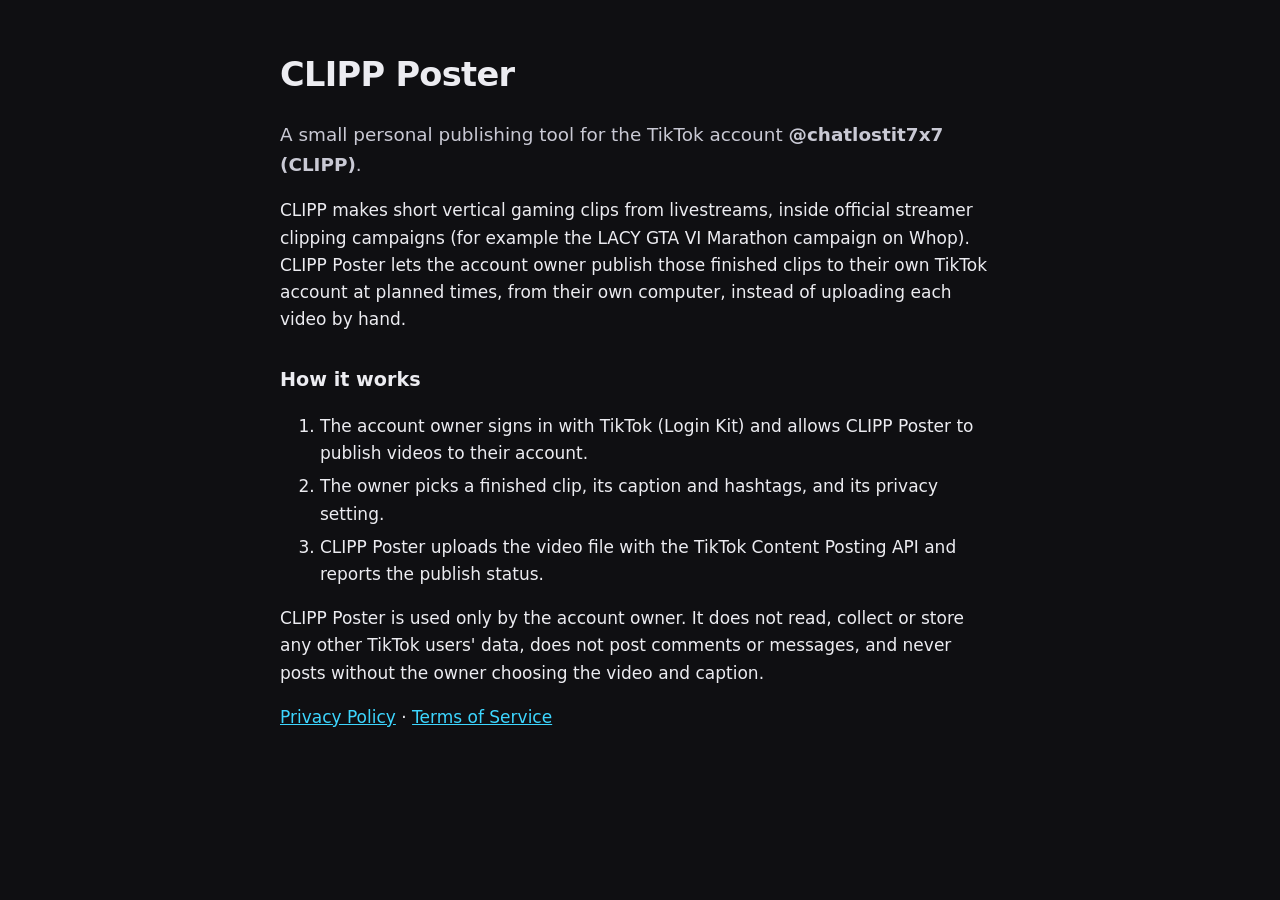
<file: index.html>
<!doctype html>
<html lang="en">
<head>
<meta charset="utf-8">
<meta name="viewport" content="width=device-width, initial-scale=1">
<title>CLIPP Poster</title>
<link rel="stylesheet" href="style.css">
</head>
<body>
<main>
  <h1>CLIPP Poster</h1>
  <p class="lead">A small personal publishing tool for the TikTok account <strong>@chatlostit7x7 (CLIPP)</strong>.</p>
  <p>CLIPP makes short vertical gaming clips from livestreams, inside official streamer clipping campaigns
     (for example the LACY GTA VI Marathon campaign on Whop). CLIPP Poster lets the account owner publish those
     finished clips to their own TikTok account at planned times, from their own computer, instead of uploading
     each video by hand.</p>
  <h2>How it works</h2>
  <ol>
    <li>The account owner signs in with TikTok (Login Kit) and allows CLIPP Poster to publish videos to their account.</li>
    <li>The owner picks a finished clip, its caption and hashtags, and its privacy setting.</li>
    <li>CLIPP Poster uploads the video file with the TikTok Content Posting API and reports the publish status.</li>
  </ol>
  <p>CLIPP Poster is used only by the account owner. It does not read, collect or store any other TikTok users' data,
     does not post comments or messages, and never posts without the owner choosing the video and caption.</p>
  <p><a href="privacy.html">Privacy Policy</a> · <a href="terms.html">Terms of Service</a></p>
</main>
</body>
</html>
</file>
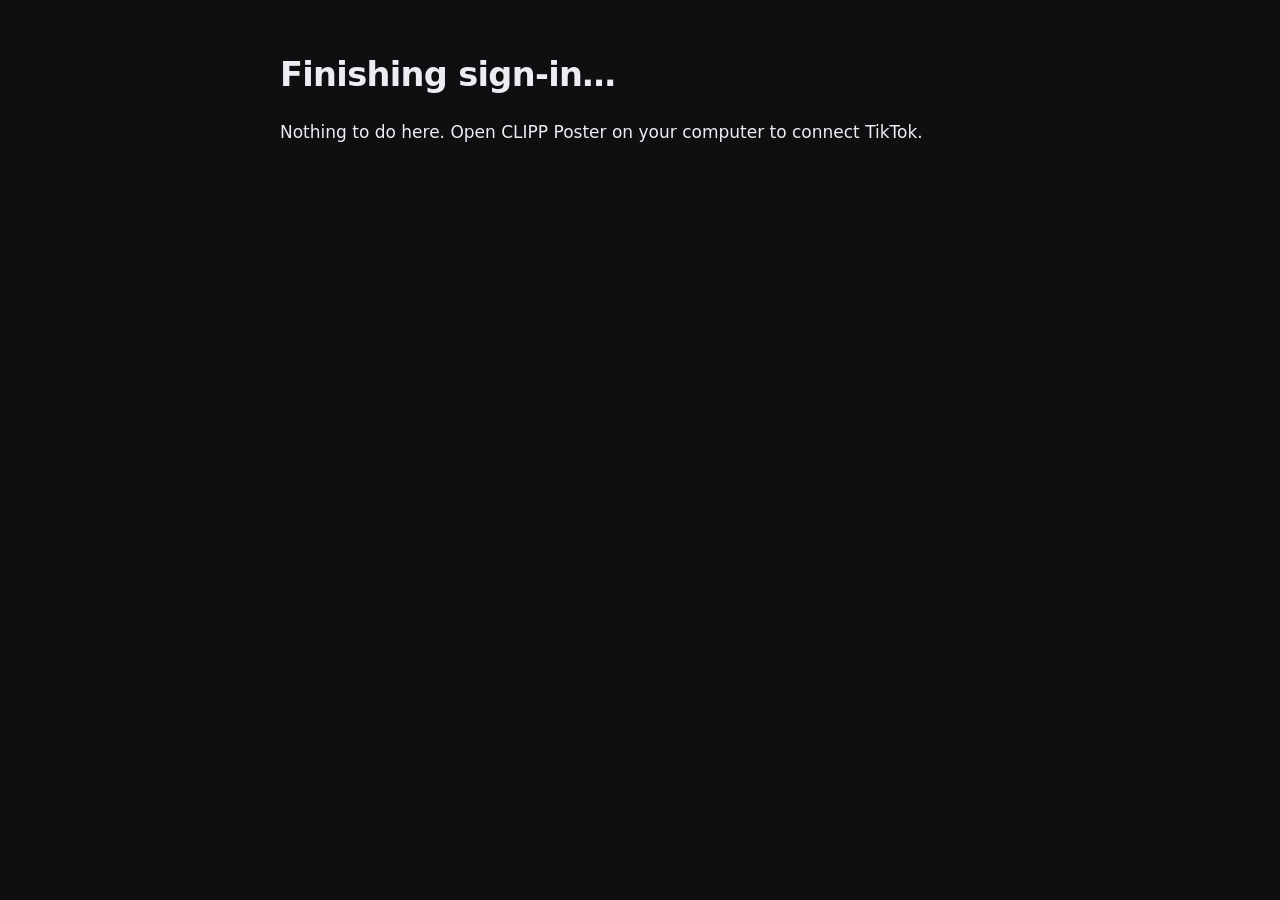
<file: callback.html>
<!doctype html>
<html lang="en">
<head>
<meta charset="utf-8">
<meta name="viewport" content="width=device-width, initial-scale=1">
<title>Connecting… · CLIPP Poster</title>
<link rel="stylesheet" href="style.css">
</head>
<body>
<main>
  <h1>Finishing sign-in…</h1>
  <p id="msg">Handing the TikTok sign-in back to CLIPP Poster on this computer.</p>
</main>
<script>
  // TikTok redirects here (https). CLIPP Poster listens on this same computer; pass the sign-in result straight to it.
  var q = window.location.search;
  if (q.indexOf('code=') >= 0 || q.indexOf('error=') >= 0) {
    window.location.replace('http://localhost:8765/callback' + q);
  } else {
    document.getElementById('msg').textContent = 'Nothing to do here. Open CLIPP Poster on your computer to connect TikTok.';
  }
</script>
</body>
</html>
</file>
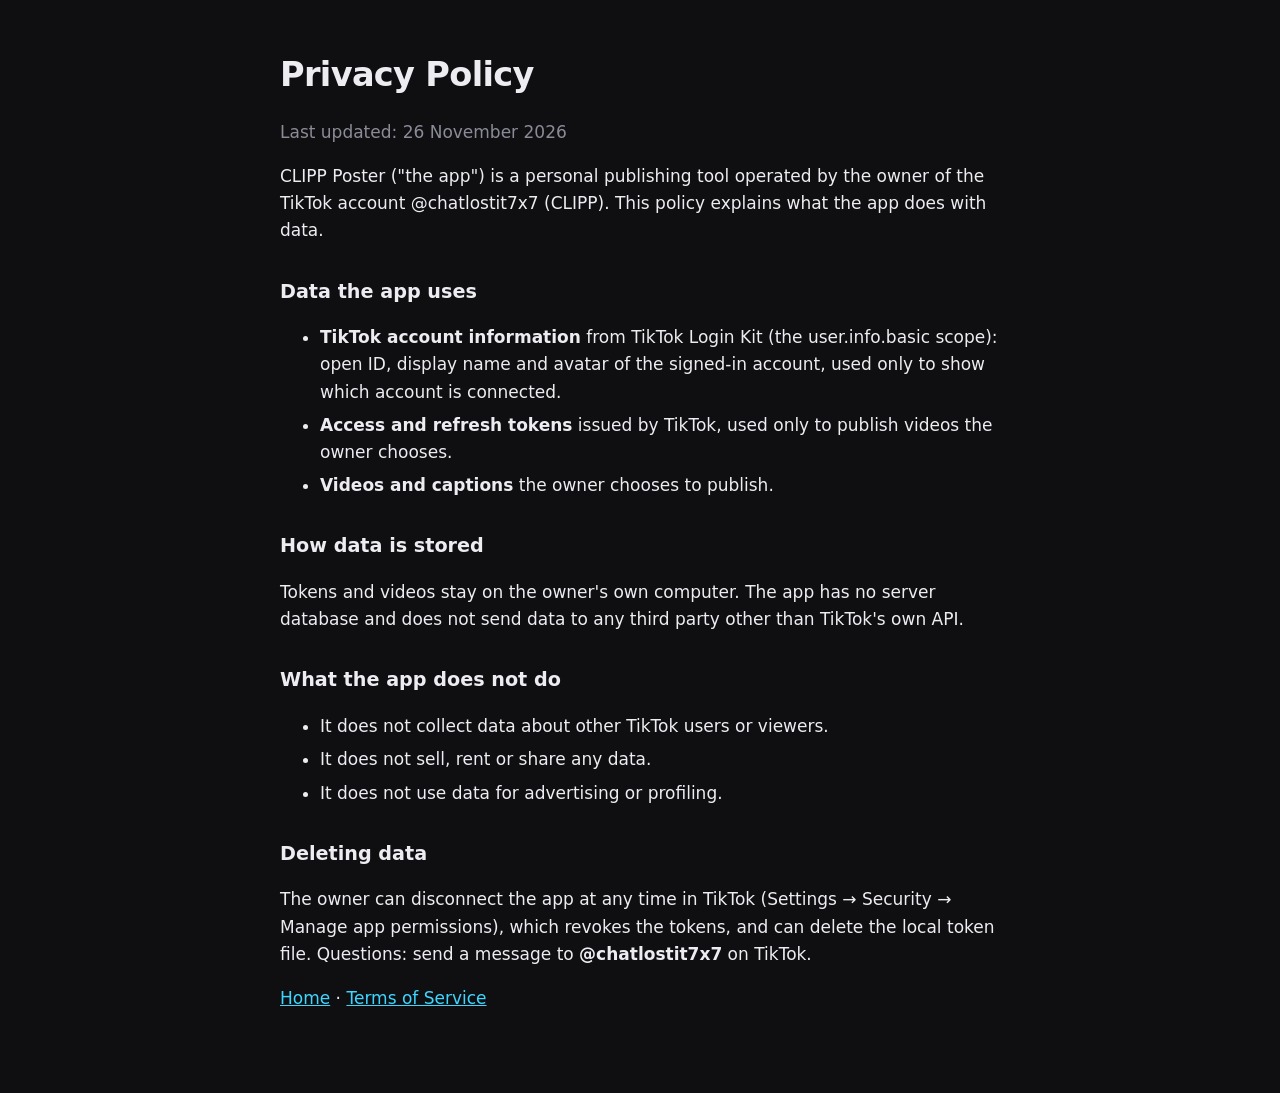
<file: privacy.html>
<!doctype html>
<html lang="en">
<head>
<meta charset="utf-8">
<meta name="viewport" content="width=device-width, initial-scale=1">
<title>Privacy Policy · CLIPP Poster</title>
<link rel="stylesheet" href="style.css">
</head>
<body>
<main>
  <h1>Privacy Policy</h1>
  <p class="muted">Last updated: 26 November 2026</p>
  <p>CLIPP Poster ("the app") is a personal publishing tool operated by the owner of the TikTok account @chatlostit7x7
     (CLIPP). This policy explains what the app does with data.</p>
  <h2>Data the app uses</h2>
  <ul>
    <li><strong>TikTok account information</strong> from TikTok Login Kit (the user.info.basic scope): open ID, display name
        and avatar of the signed-in account, used only to show which account is connected.</li>
    <li><strong>Access and refresh tokens</strong> issued by TikTok, used only to publish videos the owner chooses.</li>
    <li><strong>Videos and captions</strong> the owner chooses to publish.</li>
  </ul>
  <h2>How data is stored</h2>
  <p>Tokens and videos stay on the owner's own computer. The app has no server database and does not send data to any
     third party other than TikTok's own API.</p>
  <h2>What the app does not do</h2>
  <ul>
    <li>It does not collect data about other TikTok users or viewers.</li>
    <li>It does not sell, rent or share any data.</li>
    <li>It does not use data for advertising or profiling.</li>
  </ul>
  <h2>Deleting data</h2>
  <p>The owner can disconnect the app at any time in TikTok (Settings → Security → Manage app permissions), which revokes
     the tokens, and can delete the local token file. Questions: send a message to <strong>@chatlostit7x7</strong> on TikTok.</p>
  <p><a href="index.html">Home</a> · <a href="terms.html">Terms of Service</a></p>
</main>
</body>
</html>
</file>
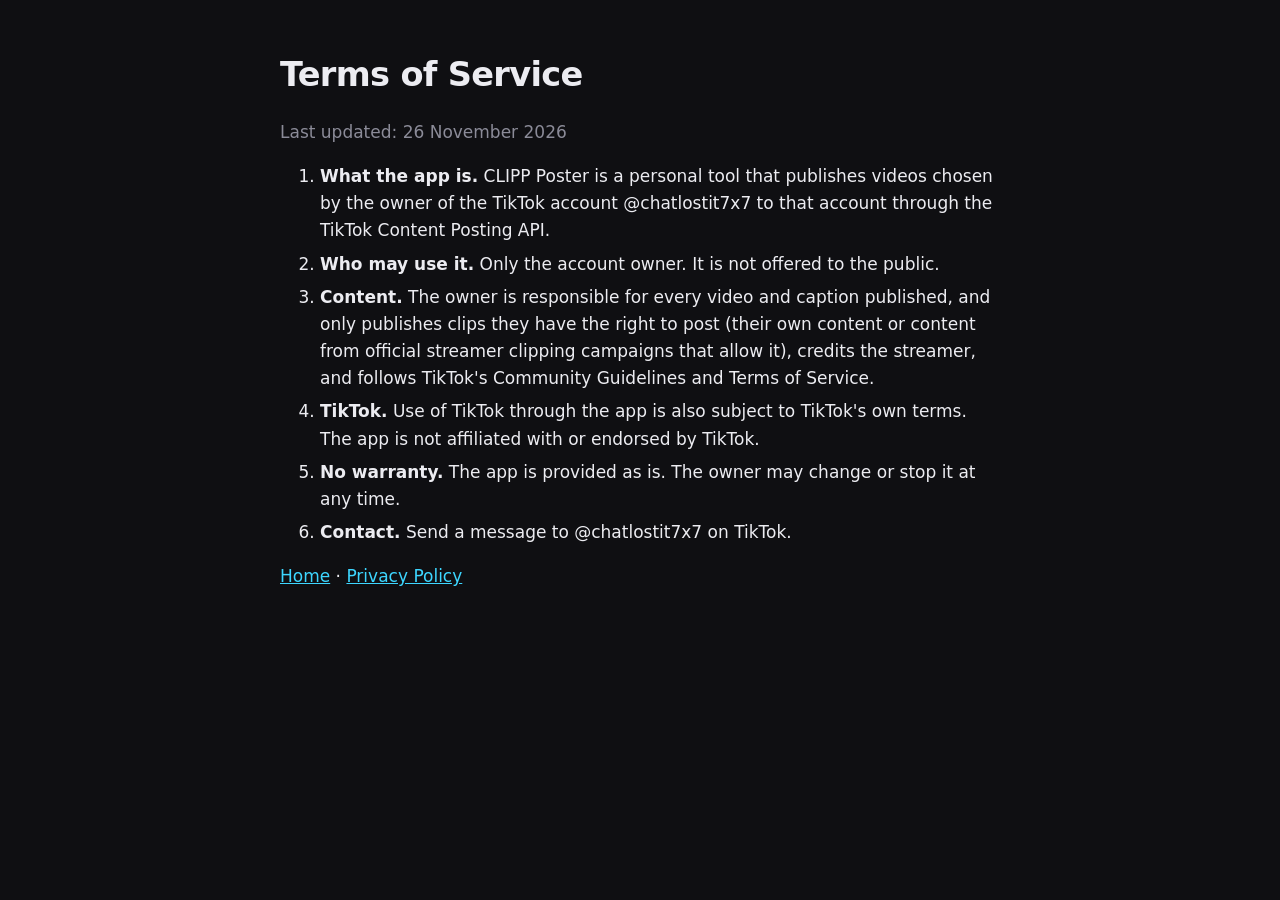
<file: terms.html>
<!doctype html>
<html lang="en">
<head>
<meta charset="utf-8">
<meta name="viewport" content="width=device-width, initial-scale=1">
<title>Terms of Service · CLIPP Poster</title>
<link rel="stylesheet" href="style.css">
</head>
<body>
<main>
  <h1>Terms of Service</h1>
  <p class="muted">Last updated: 26 November 2026</p>
  <ol>
    <li><strong>What the app is.</strong> CLIPP Poster is a personal tool that publishes videos chosen by the owner of the
        TikTok account @chatlostit7x7 to that account through the TikTok Content Posting API.</li>
    <li><strong>Who may use it.</strong> Only the account owner. It is not offered to the public.</li>
    <li><strong>Content.</strong> The owner is responsible for every video and caption published, and only publishes clips
        they have the right to post (their own content or content from official streamer clipping campaigns that allow it),
        credits the streamer, and follows TikTok's Community Guidelines and Terms of Service.</li>
    <li><strong>TikTok.</strong> Use of TikTok through the app is also subject to TikTok's own terms. The app is not
        affiliated with or endorsed by TikTok.</li>
    <li><strong>No warranty.</strong> The app is provided as is. The owner may change or stop it at any time.</li>
    <li><strong>Contact.</strong> Send a message to @chatlostit7x7 on TikTok.</li>
  </ol>
  <p><a href="index.html">Home</a> · <a href="privacy.html">Privacy Policy</a></p>
</main>
</body>
</html>
</file>
<file: style.css>
:root { color-scheme: light dark; }
body { margin: 0; font: 17px/1.6 system-ui, -apple-system, "Segoe UI", Roboto, sans-serif; background: #0f0f12; color: #ececf1; }
main { max-width: 720px; margin: 0 auto; padding: 48px 24px 64px; }
h1 { font-size: 2.1rem; margin: 0 0 12px; letter-spacing: -0.02em; }
h2 { font-size: 1.2rem; margin-top: 32px; }
.lead { font-size: 1.15rem; color: #c9c9d4; }
.muted { color: #8b8b98; }
a { color: #3dd6ff; }
li { margin: 6px 0; }
</file>
